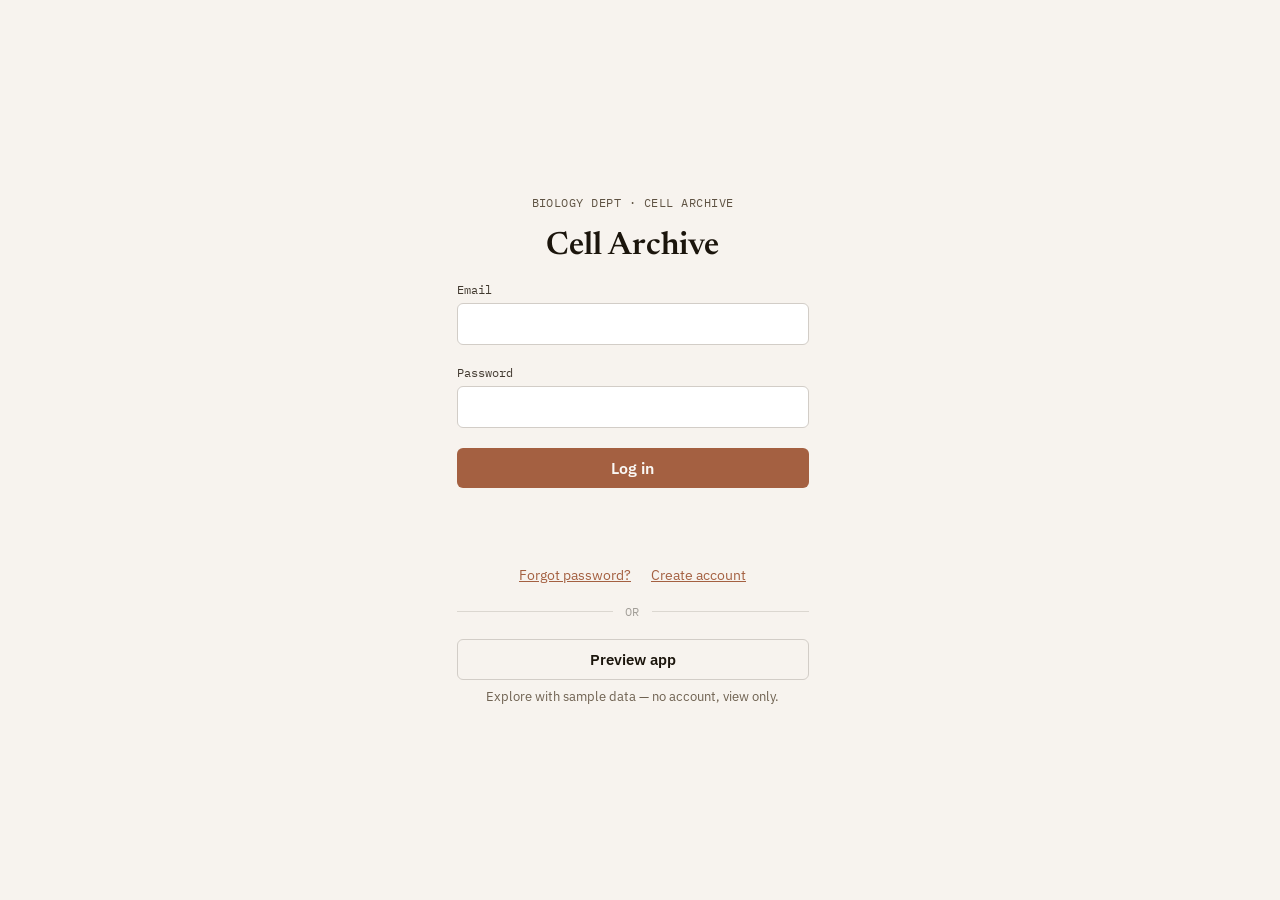
<file: index.html>
<!DOCTYPE html>
<html lang="en">
<head>
  <meta charset="UTF-8">
  <meta name="viewport" content="width=device-width, initial-scale=1.0">
  <title>Lipid Counter</title>
  <link rel="icon" type="image/png" href="assets/site_icon.png">
  <link rel="preconnect" href="https://fonts.googleapis.com">
  <link rel="preconnect" href="https://fonts.gstatic.com" crossorigin>
  <link href="https://fonts.googleapis.com/css2?family=IBM+Plex+Mono:wght@400;500&family=IBM+Plex+Sans:wght@400;500;600&family=Newsreader:ital,opsz,wght@0,6..72,400;0,6..72,600;1,6..72,400&display=swap" rel="stylesheet">
  <link rel="stylesheet" href="style.css">
</head>
<body>
  <div id="app"></div>
  <script src="app.js"></script>
</body>
</html>
</file>
<file: style.css>
/* Paper theme tokens */
:root {
  --font-body:    'IBM Plex Sans', sans-serif;
  --font-mono:    'IBM Plex Mono', monospace;
  --font-heading: 'Newsreader', serif;

  /* Categorical series palette (Graph screen) — fixed hue order, never
     cycled arbitrarily. Validated against this Paper background (~#f7f3ee);
     slots 2/3/7 (aqua/yellow/magenta) sit below 3:1 contrast on this
     surface, mitigated by the direct column labels and legend text rather
     than color alone. */
  --series-1: #2a78d6; /* blue */
  --series-2: #1baf7a; /* aqua */
  --series-3: #eda100; /* yellow */
  --series-4: #008300; /* green */
  --series-5: #4a3aa7; /* violet */
  --series-6: #e34948; /* red */
  --series-7: #e87ba4; /* magenta */
  --series-8: #eb6834; /* orange */

  /* Surfaces, borders, text, accent, and semantic-status tokens are each
     declared twice: a "-paper" literal (never overridden — the fixed light
     value) and an active token that defaults to it. [data-theme="sage"]
     below only reassigns the active token, computed from the *-paper*
     variable — never from itself, since a custom property can't reference
     its own value across a more-specific rule on the same element (that's
     a dependency cycle and resolves to nothing). */
  --surface-page-paper:         oklch(0.965 0.008 75);
  --surface-card-paper:         oklch(0.99  0.005 75);
  --surface-stripe-paper:       oklch(0.975 0.006 75);
  --surface-chip-paper:         oklch(0.96  0.008 75);
  --surface-tint-paper:         oklch(0.93  0.01  75);
  --surface-tint-2-paper:       oklch(0.9   0.01  75);
  --surface-header-paper:       oklch(0.94  0.01  75);
  --surface-header-hover-paper: oklch(0.9   0.015 75);
  --surface-input-paper:        oklch(1     0     0);

  --surface-page:         var(--surface-page-paper);
  --surface-card:         var(--surface-card-paper);
  --surface-stripe:       var(--surface-stripe-paper);
  --surface-chip:         var(--surface-chip-paper);
  --surface-tint:         var(--surface-tint-paper);
  --surface-tint-2:       var(--surface-tint-2-paper);
  --surface-header:       var(--surface-header-paper);
  --surface-header-hover: var(--surface-header-hover-paper);
  --surface-input:        var(--surface-input-paper);

  /* Borders */
  --border-default-paper:  oklch(0.88 0.01  75);
  --border-strong-paper:   oklch(0.85 0.01  75);
  --border-emphasis-paper: oklch(0.8  0.02  75);
  --border-faint-paper:    oklch(0.92 0.008 75);

  --border-default:  var(--border-default-paper);
  --border-strong:   var(--border-strong-paper);
  --border-emphasis: var(--border-emphasis-paper);
  --border-faint:    var(--border-faint-paper);

  /* Text */
  --text-primary-paper:      oklch(0.2  0.02 75);
  --icon-fill-paper:         oklch(0.3  0.02 75);
  --text-emphasis-paper:     oklch(0.3  0.03 75);
  --text-heading-fill-paper: oklch(0.25 0.02 75);
  --text-label-paper:        oklch(0.35 0.02 75);
  --text-body-paper:         oklch(0.4  0.03 75);
  --text-body-2-paper:       oklch(0.4  0.02 75);
  --text-muted-paper:        oklch(0.45 0.03 75);
  --text-secondary-paper:    oklch(0.5  0.03 75);
  --text-faint-paper:        oklch(0.7  0.01 75);
  --text-faint-2-paper:      oklch(0.7  0.03 75);

  --text-primary:      var(--text-primary-paper);
  --icon-fill:          var(--icon-fill-paper);
  --text-emphasis:      var(--text-emphasis-paper);
  --text-heading-fill:  var(--text-heading-fill-paper);
  --text-label:         var(--text-label-paper);
  --text-body:          var(--text-body-paper);
  --text-body-2:        var(--text-body-2-paper);
  --text-muted:         var(--text-muted-paper);
  --text-secondary:     var(--text-secondary-paper);
  --text-faint:         var(--text-faint-paper);
  --text-faint-2:       var(--text-faint-2-paper);

  /* Accent */
  --accent-paper:             oklch(0.56 0.10 45);
  --accent-tint-soft-paper:   oklch(0.93 0.02 45);
  --accent-tint-strong-paper: oklch(0.93 0.05 45);

  --accent:             var(--accent-paper);
  --accent-tint-soft:   var(--accent-tint-soft-paper);
  --accent-tint-strong: var(--accent-tint-strong-paper);

  /* About-screen citation/protocol links only — same hue as accent in
     Paper, but re-hued in Sage (see below) so links read as links rather
     than blending into the accent-colored headings around them. */
  --about-link: var(--accent-paper);

  /* Multiplies the alpha of every .home-bg-pattern dot/ring (see below) —
     bumped in the Sage override since the same alpha reads noticeably
     fainter against a dark page background than a light one. */
  --home-dot-alpha-mult: 1;

  /* Semantic status — hue is fixed across themes (danger stays red, success
     stays green); only lightness inverts for dark-surface contrast. */
  --danger-paper:         oklch(0.48 0.14 30);
  --danger-strong-paper:  oklch(0.5  0.16 30);
  --danger-light-paper:   oklch(0.65 0.16 30);
  --warn-text-paper:      oklch(0.5  0.12 40);
  --success-text-paper:   oklch(0.4  0.1  145);
  --success-text-2-paper: oklch(0.4  0.08 145);
  --success-tint-paper:   oklch(0.9  0.03 145);

  --danger:         var(--danger-paper);
  --danger-strong:  var(--danger-strong-paper);
  --danger-light:   var(--danger-light-paper);
  --warn-text:      var(--warn-text-paper);
  --success-text:   var(--success-text-paper);
  --success-text-2: var(--success-text-2-paper);
  --success-tint:   var(--success-tint-paper);

  --bg:     var(--surface-page);
}

/* Sage theme — a dark theme. Every active token above is re-derived from
   its own "-paper" literal via CSS relative-color syntax rather than
   hand-authored, so the two palettes can't drift out of sync:
   neutral/accent tokens invert lightness and re-hue to sage green (132);
   semantic status tokens invert lightness only, keeping their original
   hue, so danger/warn/success stay conceptually red/amber/green. */
:root[data-theme="sage"] {
  /* Surfaces and borders are deliberately NOT a plain 1-l invert here.
     A plain invert made --surface-page and --surface-card both land near
     0.03-0.07 lightness — indistinguishable near-blacks, so folder cards
     disappeared into the page. These get explicit lightness targets
     instead (still deriving hue/chroma from their own -paper value via
     `from`), forming a visible gray-scale ramp: page < stripe < card <
     header < chip < tint < tint-2 < border-default < border-strong <
     border-emphasis, so every surface and its border reads clearly. */
  --surface-page:         oklch(from var(--surface-page-paper) 0.38 c 132);
  --surface-card:         oklch(from var(--surface-card-paper) 0.48 c 132);
  --surface-stripe:       oklch(from var(--surface-stripe-paper) 0.42 c 132);
  --surface-chip:         oklch(from var(--surface-chip-paper) 0.54 c 132);
  --surface-tint:         oklch(from var(--surface-tint-paper) 0.56 c 132);
  --surface-tint-2:       oklch(from var(--surface-tint-2-paper) 0.6  c 132);
  --surface-header:       oklch(from var(--surface-header-paper) 0.52 c 132);
  --surface-header-hover: oklch(from var(--surface-header-hover-paper) 0.58 c 132);
  --surface-input:        oklch(from var(--surface-input-paper) 0.3  c 132);

  --border-default:  oklch(from var(--border-default-paper) 0.66 c 132);
  --border-strong:   oklch(from var(--border-strong-paper) 0.7  c 132);
  --border-emphasis: oklch(from var(--border-emphasis-paper) 0.76 c 132);
  --border-faint:    oklch(from var(--border-faint-paper) 0.5  c 132);

  /* Text also moved off the plain 1-l invert: with surfaces now sitting in
     the 0.3-0.76 band, symmetric inversion put --text-secondary (0.5) and
     --text-faint/-2 (0.3) right on top of or below those surfaces —
     invisible or near-invisible. Explicit targets keep every text token
     comfortably lighter than the surfaces it's actually rendered on. */
  --text-primary:      oklch(from var(--text-primary-paper) 0.95 c 132);
  --icon-fill:          oklch(from var(--icon-fill-paper) 0.85 c 132);
  --text-emphasis:      oklch(from var(--text-emphasis-paper) 0.85 c 132);
  --text-heading-fill:  oklch(from var(--text-heading-fill-paper) 0.9 c 132);
  --text-label:         oklch(from var(--text-label-paper) 0.8 c 132);
  --text-body:          oklch(from var(--text-body-paper) 0.78 c 132);
  --text-body-2:        oklch(from var(--text-body-2-paper) 0.76 c 132);
  --text-muted:         oklch(from var(--text-muted-paper) 0.72 c 132);
  --text-secondary:     oklch(from var(--text-secondary-paper) 0.68 c 132);
  --text-faint:         oklch(from var(--text-faint-paper) 0.62 c 132);
  --text-faint-2:       oklch(from var(--text-faint-2-paper) 0.62 c 132);

  --accent:             oklch(from var(--accent-paper) 0.64 c 132);
  --accent-tint-soft:   oklch(from var(--accent-tint-soft-paper) 0.5 c 132);
  --accent-tint-strong: oklch(from var(--accent-tint-strong-paper) 0.5 c 132);

  /* Distinct blue hue (230) instead of the sage-green accent hue, so
     About-screen links are visually distinguishable from accent-colored
     chrome in the dark theme. */
  --about-link: oklch(from var(--accent-paper) 0.72 c 230);

  --home-dot-alpha-mult: 1.8;

  --danger:         oklch(from var(--danger-paper) calc(1 - l) c h);
  --danger-strong:  oklch(from var(--danger-strong-paper) calc(1 - l) c h);
  --danger-light:   oklch(from var(--danger-light-paper) calc(1 - l) c h);
  --warn-text:      oklch(0.1 0 0);
  --success-text:   oklch(from var(--success-text-paper) calc(1 - l) c h);
  --success-text-2: oklch(from var(--success-text-2-paper) calc(1 - l) c h);
  --success-tint:   oklch(from var(--success-tint-paper) calc(1 - l) c h);
}

*, *::before, *::after {
  box-sizing: border-box;
  margin: 0;
  padding: 0;
}

html {
  scroll-behavior: smooth;
  /* Reserve the vertical scrollbar's width at all times, scrolling or not.
     Without this, taller detail-panel content (e.g. more counts on a cell)
     crosses the viewport height threshold and toggles the scrollbar on,
     which on non-overlay scrollbars (Windows Chrome/Edge) shrinks the
     available page width and reflows .folder-grid's auto-fill columns —
     making the cards visibly resize based on unrelated content height. */
  scrollbar-gutter: stable;
}

body {
  background: var(--bg);
  font-family: var(--font-body);
  color: var(--text-primary);
  min-height: 100dvh;
}

#app {
  min-height: 100dvh;
}

/* Login screen */
.login-screen {
  display: flex;
  align-items: center;
  justify-content: center;
  min-height: 100dvh;
  padding: 1.5rem;
}

.login-card {
  width: 100%;
  max-width: 22rem;
  display: flex;
  flex-direction: column;
  gap: 1.25rem;
}

.login-eyebrow {
  font-family: var(--font-mono);
  font-size: 0.75rem;
  letter-spacing: 0.04em;
  text-transform: uppercase;
  color: var(--text-muted);
  text-align: center;
}

.login-title {
  font-family: var(--font-heading);
  font-size: 2rem;
  font-weight: 600;
  text-align: center;
}

.login-field {
  display: flex;
  flex-direction: column;
  gap: 0.375rem;
}

.login-field label {
  font-family: var(--font-mono);
  font-size: 0.75rem;
  color: var(--text-label);
}

.login-field input {
  font-family: var(--font-body);
  font-size: 1rem;
  padding: 0.625rem 0.75rem;
  border: 1px solid var(--border-strong);
  border-radius: 0.375rem;
  background: var(--surface-input);
  color: inherit;
}

.login-field input:focus {
  outline: 2px solid var(--accent);
  outline-offset: 1px;
}

.login-submit {
  font-family: var(--font-body);
  font-size: 1rem;
  font-weight: 600;
  padding: 0.625rem 0.75rem;
  border: none;
  border-radius: 0.375rem;
  background: var(--accent);
  color: oklch(0.98 0.005 75);
  cursor: pointer;
}

.login-submit:hover {
  filter: brightness(1.05);
}

.login-error {
  font-family: var(--font-body);
  font-size: 0.875rem;
  color: var(--danger-strong);
  text-align: center;
  min-height: 1.25em;
}

.login-message {
  font-family: var(--font-body);
  font-size: 0.875rem;
  color: var(--success-text);
  text-align: center;
}

.login-links {
  display: flex;
  justify-content: center;
  gap: 1.25rem;
}

.login-link {
  font-family: var(--font-body);
  font-size: 0.875rem;
  background: none;
  border: none;
  padding: 0;
  color: var(--accent);
  text-decoration: underline;
  cursor: pointer;
}

.login-link:hover {
  filter: brightness(1.15);
}

.login-divider {
  display: flex;
  align-items: center;
  gap: 0.75rem;
  color: var(--text-faint);
  font-family: var(--font-mono);
  font-size: 0.75rem;
  text-transform: uppercase;
  letter-spacing: 0.04em;
}

.login-divider::before,
.login-divider::after {
  content: '';
  flex: 1;
  height: 1px;
  background: var(--border-default);
}

.login-preview-btn {
  font-family: var(--font-body);
  font-size: 0.9375rem;
  font-weight: 600;
  padding: 0.625rem 0.75rem;
  border: 1px solid var(--border-strong);
  border-radius: 0.375rem;
  background: none;
  color: inherit;
  cursor: pointer;
}

.login-preview-btn:hover {
  background: var(--surface-tint);
}

.login-preview-hint {
  font-family: var(--font-body);
  font-size: 0.8125rem;
  color: var(--text-secondary);
  text-align: center;
  margin-top: -0.75rem;
}

/* Home landing screen (see renderHome) — no topbar, just the account menu
   floating in the corner where it would otherwise sit. */
.home-shell {
  position: relative;
}

.home-profile-corner {
  position: absolute;
  top: 0.75rem;
  right: 1.25rem;
  z-index: 10;
}

/* Decorative droplet-scatter behind the Home content — small filled dots
   plus a few larger hollow rings, evoking lipid droplets under a
   microscope. Purely visual: no pointer events, faint enough not to
   compete with the title/boxes on top. Uses the same oklch(from ...)
   relative-color syntax as the Sage theme derivation. Each dot's alpha is
   `calc()`d against --home-dot-alpha-mult (defined per-theme above) rather
   than a fixed number, since the same raw alpha reads visibly fainter
   against Sage's dark page background than Paper's light one. */
.home-bg-pattern {
  position: absolute;
  inset: 0;
  z-index: 0;
  pointer-events: none;
  background-image:
    radial-gradient(circle at 10% 18%, oklch(from var(--accent) l c h / calc(0.16 * var(--home-dot-alpha-mult))) 0%, oklch(from var(--accent) l c h / calc(0.16 * var(--home-dot-alpha-mult))) 1.1%, transparent 1.2%),
    radial-gradient(circle at 22% 62%, oklch(from var(--accent) l c h / calc(0.12 * var(--home-dot-alpha-mult))) 0%, oklch(from var(--accent) l c h / calc(0.12 * var(--home-dot-alpha-mult))) 0.7%, transparent 0.8%),
    radial-gradient(circle at 16% 40%, transparent 0%, transparent 3.6%, oklch(from var(--accent) l c h / calc(0.14 * var(--home-dot-alpha-mult))) 3.7%, oklch(from var(--accent) l c h / calc(0.14 * var(--home-dot-alpha-mult))) 3.9%, transparent 4%),
    radial-gradient(circle at 8% 82%, oklch(from var(--accent) l c h / calc(0.14 * var(--home-dot-alpha-mult))) 0%, oklch(from var(--accent) l c h / calc(0.14 * var(--home-dot-alpha-mult))) 0.9%, transparent 1%),
    radial-gradient(circle at 88% 14%, oklch(from var(--accent) l c h / calc(0.13 * var(--home-dot-alpha-mult))) 0%, oklch(from var(--accent) l c h / calc(0.13 * var(--home-dot-alpha-mult))) 1%, transparent 1.1%),
    radial-gradient(circle at 92% 46%, transparent 0%, transparent 2.8%, oklch(from var(--accent) l c h / calc(0.15 * var(--home-dot-alpha-mult))) 2.9%, oklch(from var(--accent) l c h / calc(0.15 * var(--home-dot-alpha-mult))) 3.1%, transparent 3.2%),
    radial-gradient(circle at 80% 70%, oklch(from var(--accent) l c h / calc(0.11 * var(--home-dot-alpha-mult))) 0%, oklch(from var(--accent) l c h / calc(0.11 * var(--home-dot-alpha-mult))) 0.6%, transparent 0.7%),
    radial-gradient(circle at 90% 86%, oklch(from var(--accent) l c h / calc(0.14 * var(--home-dot-alpha-mult))) 0%, oklch(from var(--accent) l c h / calc(0.14 * var(--home-dot-alpha-mult))) 1%, transparent 1.1%),
    radial-gradient(circle at 50% 12%, oklch(from var(--accent) l c h / calc(0.1 * var(--home-dot-alpha-mult))) 0%, oklch(from var(--accent) l c h / calc(0.1 * var(--home-dot-alpha-mult))) 0.6%, transparent 0.7%),
    radial-gradient(circle at 40% 88%, transparent 0%, transparent 2.2%, oklch(from var(--accent) l c h / calc(0.13 * var(--home-dot-alpha-mult))) 2.3%, oklch(from var(--accent) l c h / calc(0.13 * var(--home-dot-alpha-mult))) 2.5%, transparent 2.6%),
    radial-gradient(circle at 60% 92%, oklch(from var(--accent) l c h / calc(0.12 * var(--home-dot-alpha-mult))) 0%, oklch(from var(--accent) l c h / calc(0.12 * var(--home-dot-alpha-mult))) 0.8%, transparent 0.9%),
    radial-gradient(circle at 30% 8%, oklch(from var(--accent) l c h / calc(0.1 * var(--home-dot-alpha-mult))) 0%, oklch(from var(--accent) l c h / calc(0.1 * var(--home-dot-alpha-mult))) 0.5%, transparent 0.6%);
}

.home-content {
  position: relative;
  z-index: 1;
  display: flex;
  flex-direction: column;
  align-items: center;
  flex: 1;
  padding: 2.5rem 1.25rem;
  text-align: center;
}

.home-title-wrap {
  flex: 1;
  display: flex;
  align-items: center;
  justify-content: center;
  width: 100%;
}

.home-title {
  font-family: var(--font-heading);
  font-size: 4.5rem;
  font-weight: 600;
  margin: 0;
}

.home-boxes-wrap {
  flex: 1;
  display: flex;
  align-items: center;
  justify-content: center;
  width: 100%;
}

.home-boxes {
  display: flex;
  flex-wrap: wrap;
  justify-content: center;
  gap: 1.5rem;
  width: 100%;
  max-width: 60rem;
}

.home-box {
  position: relative;
  flex: 1 1 16rem;
  max-width: 20rem;
  display: flex;
  flex-direction: column;
  align-items: center;
  gap: 0.75rem;
  padding: 2.75rem 1.75rem;
  border: none;
  border-radius: 0.75rem;
  background: var(--accent);
  color: oklch(0.98 0.005 75);
  cursor: pointer;
  transition: transform 0.12s ease, box-shadow 0.12s ease, filter 0.12s ease;
}

.home-box-icon {
  position: absolute;
  top: 0.9rem;
  right: 0.9rem;
  width: 1.75rem;
  height: 1.75rem;
  /* Source PNGs are black-on-transparent; force white to match the
     button's light text on the accent background. */
  filter: brightness(0) invert(1);
  opacity: 0.85;
}

.home-box:hover {
  transform: scale(1.08);
  filter: brightness(1.05);
  box-shadow: 0 8px 20px oklch(0.2 0.02 75 / 0.22);
}

.home-box-title {
  font-family: var(--font-heading);
  font-size: 1.375rem;
  font-weight: 600;
}

.home-box-desc {
  font-family: var(--font-body);
  font-size: 0.875rem;
  color: oklch(0.98 0.005 75 / 0.85);
}

/* ---- Authenticated shell ---- */
.shell {
  display: flex;
  flex-direction: column;
  min-height: 100dvh;
}

.shell-sticky-header .shell-header-group {
  position: sticky;
  top: 0;
  z-index: 15;
}

.shell-sticky-header .subheader {
  background: var(--surface-page);
}

/* Top bar */
.topbar {
  display: flex;
  align-items: center;
  justify-content: space-between;
  gap: 1rem;
  padding: 0.75rem 1.25rem;
  border-bottom: 1px solid var(--border-default);
  background: var(--surface-card);
}

.topbar-left {
  display: flex;
  align-items: center;
  gap: 0.75rem;
}

.topbar-right {
  display: flex;
  align-items: center;
  gap: 0.625rem;
}

.topbar-title {
  font-family: var(--font-heading);
  font-size: 1.25rem;
  font-weight: 600;
}

.badge {
  font-family: var(--font-mono);
  font-size: 0.625rem;
  letter-spacing: 0.06em;
  text-transform: uppercase;
  padding: 0.15rem 0.4rem;
  border: 1px solid var(--accent);
  border-radius: 0.25rem;
  color: var(--accent);
}

.badge-preview {
  border-color: var(--text-secondary);
  color: var(--text-secondary);
}

.preview-toast {
  position: fixed;
  left: 50%;
  bottom: 1.5rem;
  transform: translate(-50%, 0.5rem);
  background: var(--text-primary);
  color: var(--surface-card);
  font-family: var(--font-body);
  font-size: 0.875rem;
  padding: 0.625rem 1rem;
  border-radius: 0.375rem;
  box-shadow: 0 8px 24px oklch(0.2 0.02 75 / 0.25);
  opacity: 0;
  pointer-events: none;
  transition: opacity 0.15s ease, transform 0.15s ease;
  z-index: 100;
}

.preview-toast.visible {
  opacity: 1;
  transform: translate(-50%, 0);
}

.home-btn {
  display: flex;
  align-items: center;
  justify-content: center;
  width: 2rem;
  height: 2rem;
  padding: 0.375rem;
  background: none;
  border: none;
  cursor: pointer;
  border-radius: 0.25rem;
  color: var(--icon-fill);
}

.home-btn:hover {
  background: var(--surface-tint);
}

.profile-menu {
  position: relative;
}

.profile-btn {
  display: flex;
  align-items: center;
  justify-content: center;
  width: 2rem;
  height: 2rem;
  padding: 0;
  border: none;
  border-radius: 50%;
  background: none;
  cursor: pointer;
}

.profile-avatar {
  width: 2rem;
  height: 2rem;
  border-radius: 50%;
  display: block;
}

.profile-dropdown {
  display: none;
  flex-direction: column;
  position: absolute;
  top: 100%;
  right: 0;
  margin-top: 0.5rem;
  min-width: 9rem;
  background: var(--surface-card);
  border: 1px solid var(--border-strong);
  border-radius: 0.5rem;
  box-shadow: 0 4px 16px oklch(0.2 0.02 75 / 0.15);
  overflow: hidden;
  z-index: 10;
}

.profile-dropdown.open {
  display: flex;
}

.profile-dropdown-user {
  font-family: var(--font-mono);
  font-size: 0.75rem;
  color: var(--text-secondary);
  padding: 0.5rem 0.875rem;
  border-bottom: 1px solid var(--border-default);
  white-space: nowrap;
}

.profile-dropdown-item {
  font-family: var(--font-body);
  font-size: 0.875rem;
  text-align: left;
  padding: 0.5rem 0.875rem;
  background: none;
  border: none;
  cursor: pointer;
  color: var(--accent);
}

.profile-dropdown-item:hover {
  background: var(--surface-tint);
}

/* Subheader */
.subheader {
  display: flex;
  align-items: center;
  justify-content: space-between;
  gap: 1rem;
  padding: 0.75rem 1.25rem;
  border-bottom: 1px solid var(--surface-tint-2);
}

.subheader-left {
  display: flex;
  align-items: center;
  gap: 0.75rem;
  min-width: 0;
}

.back-btn {
  display: flex;
  align-items: center;
  justify-content: center;
  width: 1.75rem;
  height: 1.75rem;
  font-size: 1rem;
  background: none;
  border: 1px solid var(--border-strong);
  border-radius: 0.375rem;
  cursor: pointer;
  color: inherit;
}

.back-btn:hover {
  background: var(--surface-tint);
}

.breadcrumb {
  display: flex;
  align-items: center;
  gap: 0.5rem;
  font-family: var(--font-mono);
  font-size: 0.8125rem;
  min-width: 0;
  overflow: hidden;
}

.crumb {
  background: none;
  border: none;
  padding: 0;
  font: inherit;
  color: var(--text-muted);
  cursor: pointer;
  white-space: nowrap;
}

.crumb[data-target]:hover {
  color: var(--accent);
  text-decoration: underline;
}

.crumb-current {
  color: var(--text-primary);
}

.crumb-sep {
  color: var(--text-faint);
}

.primary-action {
  font-family: var(--font-body);
  font-size: 0.875rem;
  font-weight: 600;
  padding: 0.5rem 0.875rem;
  border: none;
  border-radius: 0.375rem;
  background: var(--accent);
  color: oklch(0.98 0.005 75);
  cursor: pointer;
  white-space: nowrap;
}

.primary-action:hover {
  filter: brightness(1.05);
}

.primary-action:disabled {
  opacity: 0.5;
  cursor: not-allowed;
  filter: none;
}

/* Content region */
.content {
  flex: 1;
  padding: 1.5rem 1.25rem;
}

.stub-title {
  font-family: var(--font-heading);
  font-size: 1.5rem;
  font-weight: 600;
  margin-bottom: 0.375rem;
}

.stub-note {
  color: var(--text-muted);
  font-size: 0.9375rem;
}

/* Help screen — wiki-style layout: sticky TOC + search sidebar, flowing
   article of anchored sections. */
.wiki-layout {
  display: flex;
  align-items: flex-start;
  gap: 2rem;
  max-width: 60rem;
  margin: 0 auto;
}

.wiki-sidebar {
  width: 14rem;
  flex-shrink: 0;
  position: sticky;
  top: 8.5rem; /* clears the sticky top bar + subheader (see .shell-sticky-header) */
  display: flex;
  flex-direction: column;
  gap: 1rem;
}

.wiki-search-input {
  font-family: var(--font-body);
  font-size: 0.875rem;
  padding: 0.5rem 0.75rem;
  border: 1px solid var(--border-strong);
  border-radius: 0.375rem;
  background: var(--surface-input);
  color: inherit;
  width: 100%;
}

.wiki-search-input:focus {
  outline: 2px solid var(--accent);
  outline-offset: 1px;
}

.wiki-toc-title {
  font-family: var(--font-mono);
  font-size: 0.6875rem;
  font-weight: 600;
  text-transform: uppercase;
  letter-spacing: 0.04em;
  color: var(--text-secondary);
  margin-bottom: 0.5rem;
}

.wiki-toc-list {
  list-style: none;
  display: flex;
  flex-direction: column;
  gap: 0.125rem;
  border-left: 2px solid var(--border-default);
}

.wiki-toc-link {
  display: block;
  font-size: 0.8125rem;
  padding: 0.3rem 0 0.3rem 0.75rem;
  margin-left: -2px;
  border-left: 2px solid transparent;
  color: var(--text-body);
}

.wiki-toc-link:hover {
  color: var(--accent);
  border-left-color: var(--accent);
}

.wiki-article {
  flex: 1;
  min-width: 0;
  display: flex;
  flex-direction: column;
  gap: 1.5rem;
}

.wiki-section {
  scroll-margin-top: 7.5rem; /* clears the sticky top bar + subheader when jumped to via the TOC */
  padding-top: 1.5rem;
  border-top: 1px solid var(--border-default);
}

.wiki-section.wiki-section-first-visible {
  padding-top: 0;
  border-top: none;
}

.wiki-section-title {
  font-family: var(--font-heading);
  font-size: 1.125rem;
  font-weight: 600;
  margin-bottom: 0.5rem;
}

.wiki-section-body {
  font-size: 0.9375rem;
  line-height: 1.6;
  color: var(--text-body);
}

.wiki-no-results {
  font-size: 0.875rem;
  color: var(--text-secondary);
  text-align: center;
  padding: 2rem 0;
}

/* About screen */
.about-panel {
  max-width: 40rem;
  margin: 0 auto;
  background: var(--surface-card);
  border: 1px solid var(--border-default);
  border-radius: 0.5rem;
  padding: 1.5rem;
  display: flex;
  flex-direction: column;
  gap: 1.25rem;
}

.about-section-title {
  font-family: var(--font-mono);
  font-size: 0.75rem;
  font-weight: 600;
  text-transform: uppercase;
  letter-spacing: 0.04em;
  color: var(--accent);
  margin-bottom: 0.375rem;
}

.about-section-body {
  font-size: 0.9375rem;
  line-height: 1.6;
  color: var(--text-emphasis);
}

.about-links {
  list-style: none;
  display: flex;
  flex-direction: column;
  gap: 0.375rem;
}

.about-link,
.about-link:visited {
  font-size: 0.9375rem;
  color: var(--about-link);
}

.about-footer-row {
  display: flex;
  gap: 0.875rem;
}

.about-mini-box {
  flex: 1;
  min-width: 0;
  background: var(--surface-chip);
  border: 1px solid var(--border-default);
  border-radius: 0.5rem;
  padding: 0.875rem 1rem;
}

.about-mini-title {
  font-family: var(--font-mono);
  font-size: 0.6875rem;
  font-weight: 600;
  text-transform: uppercase;
  letter-spacing: 0.04em;
  color: var(--text-secondary);
  margin-bottom: 0.375rem;
}

.about-mini-list {
  list-style: none;
  display: flex;
  flex-direction: column;
  gap: 0.25rem;
  font-size: 0.8125rem;
  color: var(--text-emphasis);
}

.about-mini-list a {
  color: var(--about-link);
}

.about-mini-list a:visited {
  color: var(--about-link);
}

/* Settings screen */
.settings-panel {
  max-width: 40rem;
  margin: 0 auto;
  display: flex;
  flex-direction: column;
  gap: 1.25rem;
}

.settings-section {
  background: var(--surface-card);
  border: 1px solid var(--border-default);
  border-radius: 0.5rem;
  padding: 1.25rem 1.5rem;
}

.settings-section-title {
  font-family: var(--font-mono);
  font-size: 0.75rem;
  font-weight: 600;
  text-transform: uppercase;
  letter-spacing: 0.04em;
  color: var(--accent);
  margin-bottom: 0.875rem;
}

.settings-theme-options {
  display: flex;
  gap: 0.75rem;
}

.settings-theme-btn {
  display: flex;
  align-items: center;
  gap: 0.5rem;
  font-family: var(--font-body);
  font-size: 0.875rem;
  padding: 0.5rem 0.875rem;
  background: var(--surface-input);
  border: 1px solid var(--border-strong);
  border-radius: 0.375rem;
  color: var(--text-body);
  cursor: pointer;
}

.settings-theme-btn:hover {
  background: var(--surface-tint);
}

.settings-theme-btn.active {
  border-color: var(--accent);
  color: var(--accent);
  box-shadow: 0 0 0 1px var(--accent);
}

.settings-theme-swatch {
  width: 1rem;
  height: 1rem;
  border-radius: 50%;
  border: 1px solid var(--border-strong);
}

.settings-theme-swatch-light {
  background: oklch(0.965 0.008 75);
}

.settings-theme-swatch-dark {
  background: oklch(0.38 0.02 132);
}

.settings-avatar-grid {
  display: flex;
  flex-wrap: wrap;
  gap: 0.875rem;
}

.settings-avatar-btn {
  width: 3.5rem;
  height: 3.5rem;
  padding: 0;
  border-radius: 50%;
  border: 2px solid transparent;
  background: none;
  cursor: pointer;
  overflow: hidden;
}

.settings-avatar-btn:hover {
  border-color: var(--border-strong);
}

.settings-avatar-btn.active {
  border-color: var(--accent);
}

.settings-avatar-img {
  width: 100%;
  height: 100%;
  object-fit: cover;
  display: block;
}

/* Bottom bar (Graph / Raw data — shown while inside a project). Buttons
   match .primary-action's accent styling; gap + padding keep them apart
   from each other and off the edge of the screen. Sticky (not static) so
   it stays on screen at the bottom of the viewport even when the page
   above it needs to scroll, rather than requiring a scroll to reach it. */
.bottom-bar {
  position: sticky;
  bottom: 0;
  z-index: 5;
  display: flex;
  gap: 0.75rem;
  padding: 1rem 1.5rem;
  border-top: 1px solid var(--border-default);
  background: var(--surface-card);
}

.bottom-bar-btn {
  flex: 1;
  text-align: center;
  font-family: var(--font-body);
  font-size: 1rem;
  font-weight: 600;
  padding: 0.75rem 1rem;
  border: none;
  border-radius: 0.375rem;
  background: var(--accent);
  color: oklch(0.98 0.005 75);
  cursor: pointer;
}

.bottom-bar-btn:hover {
  filter: brightness(1.05);
}

.bottom-bar-btn.active {
  box-shadow: inset 0 0 0 2px oklch(0.98 0.005 75 / 0.6);
}

/* ---- Shared folder grid + detail panel layout (Experiments, Conditions, Cells) ---- */
.folder-layout {
  display: flex;
  gap: 1.5rem;
  align-items: flex-start;
}

.folder-grid {
  flex: 1;
  display: grid;
  grid-template-columns: repeat(auto-fill, minmax(175px, 1fr));
  gap: 1rem;
}

.folder-card {
  position: relative;
  background: var(--surface-card);
  border: 1px solid var(--border-default);
  border-radius: 0 0.5rem 0.5rem 0.5rem;
  padding: 0.875rem;
  padding-top: 1.125rem;
  cursor: pointer;
  transition: box-shadow 0.12s ease, border-color 0.12s ease;
}

.folder-card::before {
  content: '';
  position: absolute;
  top: -1px;
  left: -1px;
  width: 2.5rem;
  height: 0.4rem;
  background: var(--border-default);
  border-radius: 0.25rem 0.25rem 0 0;
  transition: background 0.12s ease;
}

.folder-card:hover {
  box-shadow: 0 2px 8px oklch(0.2 0.02 75 / 0.1);
  border-color: var(--border-emphasis);
}

.folder-card.selected {
  border-color: var(--accent);
  box-shadow: 0 0 0 1px var(--accent);
}

.folder-card.selected::before {
  background: var(--accent);
}

.folder-name {
  font-family: var(--font-heading);
  font-size: 1rem;
  font-weight: 600;
  line-height: 1.3;
  margin-bottom: 0.625rem;
  padding-right: 1.75rem;
}

.folder-meta {
  display: flex;
  flex-direction: column;
  gap: 0.2rem;
}

.folder-meta-item {
  font-family: var(--font-mono);
  font-size: 0.6875rem;
  color: var(--text-secondary);
}

.folder-meta-code {
  letter-spacing: 0.03em;
  color: var(--text-label);
}

/* Detail panel */
.detail-panel {
  width: 260px;
  min-width: 0;
  flex-shrink: 0;
  background: var(--surface-card);
  border: 1px solid var(--border-default);
  border-radius: 0.5rem;
  padding: 1.25rem;
  display: none;
  position: sticky;
  top: 1.5rem;
}

.detail-panel.visible {
  display: block;
}

.detail-empty {
  color: var(--text-label);
  font-style: italic;
}

.detail-name {
  font-family: var(--font-heading);
  font-size: 1.125rem;
  font-weight: 600;
  margin-bottom: 1rem;
  line-height: 1.3;
}

.detail-thumbnail {
  width: 100%;
  height: 100px;
  border-radius: 0.375rem;
  overflow: hidden;
  margin-bottom: 1rem;
}

.detail-thumb-img {
  width: 100%;
  height: 100%;
  object-fit: cover;
  display: block;
}

.detail-row {
  display: flex;
  flex-direction: column;
  gap: 0.125rem;
  margin-bottom: 0.75rem;
}

.detail-row-split {
  display: flex;
  gap: 1rem;
  margin-bottom: 0.75rem;
}

.detail-row-split .detail-row {
  flex: 1;
  margin-bottom: 0;
  min-width: 0;
}

.detail-label {
  font-family: var(--font-mono);
  font-size: 0.6875rem;
  text-transform: uppercase;
  letter-spacing: 0.05em;
  color: var(--text-secondary);
}

.detail-value {
  font-size: 0.9375rem;
}

.detail-submeta {
  font-family: var(--font-mono);
  font-size: 0.6875rem;
  color: var(--text-secondary);
  margin-top: 0.25rem;
}

.detail-notes {
  font-size: 0.875rem;
  color: var(--text-label);
  line-height: 1.5;
  white-space: pre-wrap;
}

.detail-open-btn {
  margin-top: 1rem;
  width: 100%;
  font-family: var(--font-body);
  font-size: 0.875rem;
  font-weight: 600;
  padding: 0.5rem 0.875rem;
  border: none;
  border-radius: 0.375rem;
  background: var(--accent);
  color: oklch(0.98 0.005 75);
  cursor: pointer;
}

.detail-open-btn:hover {
  filter: brightness(1.05);
}

.detail-code {
  display: flex;
  align-items: center;
  gap: 0.625rem;
  font-family: var(--font-mono);
  letter-spacing: 0.03em;
}

.detail-copy-btn {
  font-family: var(--font-body);
  font-size: 0.8125rem;
  background: none;
  border: none;
  padding: 0;
  color: var(--accent);
  text-decoration: underline;
  cursor: pointer;
}

.detail-copy-btn:hover {
  filter: brightness(1.15);
}

.detail-list {
  list-style: none;
  margin: 0;
  padding: 0;
  display: flex;
  flex-direction: column;
  gap: 0.3rem;
}

.detail-list-item {
  font-size: 0.8125rem;
  color: var(--text-label);
  overflow-wrap: anywhere;
}

/* ---- Projects screen ---- */
/* Sidebar is widened to half the layout so the experiment/member lists it
   now carries have room, instead of the narrow fixed-width panel the other
   folder layers use. */
.detail-panel--half {
  width: 50%;
}

/* Projects sit a level above experiments/conditions/cells, so their cards
   drop the folder-tab notch for a full-width color bar instead — doubling
   as the project color-tag swatch — plus fully rounded corners, to read as
   a visually distinct top tier rather than another folder layer. */
.folder-card--project {
  border-radius: 0.5rem;
  padding-top: 1.5rem;
  padding-bottom: 1.1rem;
}

.folder-card--project::before {
  top: 0;
  left: 0;
  width: 100%;
  height: 0.55rem;
  border-radius: 0.5rem 0.5rem 0 0;
  background: var(--project-color, var(--border-default));
}

.folder-card--project.selected::before {
  background: var(--project-color, var(--accent));
}

.project-color-btn {
  position: absolute;
  top: 0.95rem;
  right: 0.75rem;
  width: 1.05rem;
  height: 1.05rem;
  border-radius: 50%;
  border: 1.5px solid var(--border-emphasis);
  background: var(--swatch-color, transparent);
  padding: 0;
  cursor: pointer;
}

.project-color-btn:hover {
  border-color: var(--accent);
}

.color-picker-popover {
  position: absolute;
  top: 2.3rem;
  right: 0.75rem;
  z-index: 5;
  display: grid;
  grid-template-columns: repeat(4, 1fr);
  gap: 0.375rem;
  padding: 0.5rem;
  background: var(--surface-card);
  border: 1px solid var(--border-default);
  border-radius: 0.5rem;
  box-shadow: 0 4px 16px oklch(0.2 0.02 75 / 0.18);
}

.color-swatch-btn {
  width: 1.25rem;
  height: 1.25rem;
  border-radius: 50%;
  border: 1.5px solid var(--border-default);
  background: var(--swatch-color, var(--surface-card));
  padding: 0;
  cursor: pointer;
}

.color-swatch-btn--none {
  background: linear-gradient(
    to top right,
    transparent calc(50% - 1px),
    var(--danger) calc(50% - 1px),
    var(--danger) calc(50% + 1px),
    transparent calc(50% + 1px)
  );
}

.color-swatch-btn.active {
  box-shadow: 0 0 0 2px var(--accent);
}

.color-swatch-btn:hover {
  filter: brightness(1.08);
}

/* Feedback states */
.loading-state,
.error-state,
.empty-state {
  padding: 3rem 1rem;
  text-align: center;
  font-size: 0.9375rem;
  color: var(--text-secondary);
}

.error-state {
  color: var(--danger);
}

/* ---- Cells screen ---- */
.folder-grid--compact {
  grid-template-columns: repeat(auto-fill, minmax(130px, 1fr));
  gap: 0.75rem;
}

.folder-card--compact {
  padding: 0.75rem;
  padding-top: 1rem;
}

.folder-card--compact .folder-name {
  font-size: 0.9375rem;
  margin-bottom: 0.5rem;
}

.detail-panel--medium {
  width: 360px;
  display: block;
  padding: 1.5rem;
}

.detail-panel--large {
  width: 480px;
  display: block;
  padding: 1.75rem;
}

.detail-panel--large .detail-thumbnail {
  height: 170px;
  background: oklch(0.18 0.01 145);
  display: flex;
  align-items: center;
  justify-content: center;
}

.detail-panel--large .detail-thumb-img {
  width: 100%;
  height: 100%;
  object-fit: contain;
}

.detail-panel--large .cell-thumb-svg {
  width: 100%;
  height: 100%;
}

.cell-thumb-svg {
  width: 100%;
  height: 100%;
  display: block;
}

.cell-thumb-bg {
  fill: oklch(0.18 0.01 145);
}

.cell-thumb-droplet {
  fill: oklch(0.78 0.19 145);
}

.status-tag {
  display: inline-block;
  font-family: var(--font-mono);
  font-size: 0.6875rem;
  padding: 0.125rem 0.5rem;
  border-radius: 999px;
  text-transform: uppercase;
  letter-spacing: 0.03em;
}

.status-tag-needs {
  background: oklch(from var(--accent-tint-strong) l c h / 0.5);
  color: var(--warn-text);
}

.status-tag-counted {
  background: oklch(from var(--success-tint) l c h / 0.5);
  color: var(--success-text-2);
}

.detail-average {
  font-family: var(--font-heading);
  font-size: 2rem;
  font-weight: 600;
  color: var(--accent);
}

.count-list {
  list-style: none;
  margin: 0.375rem 0 0;
  padding: 0;
  display: flex;
  flex-direction: column;
  gap: 0.375rem;
}

.count-list-item {
  display: flex;
  align-items: center;
  justify-content: space-between;
  font-size: 0.9375rem;
  padding: 0.25rem 0.5rem;
  background: var(--surface-chip);
  border-radius: 0.375rem;
}

.count-meta {
  display: flex;
  align-items: baseline;
  gap: 0.5rem;
  min-width: 0;
}

.count-rater {
  font-family: var(--font-mono);
  font-size: 0.75rem;
  color: var(--text-secondary);
  overflow: hidden;
  text-overflow: ellipsis;
  white-space: nowrap;
}

.count-actions {
  display: flex;
  align-items: center;
  gap: 0.25rem;
}

.count-delete-btn {
  border: none;
  background: none;
  color: var(--text-secondary);
  font-size: 1rem;
  line-height: 1;
  cursor: pointer;
  padding: 0.125rem 0.375rem;
}

.count-delete-btn:hover {
  color: var(--danger);
}

.count-edit-btn {
  border: none;
  background: none;
  font-family: var(--font-body);
  font-size: 0.8125rem;
  color: var(--accent);
  text-decoration: underline;
  cursor: pointer;
  padding: 0.125rem 0.375rem;
}

.count-edit-btn:hover {
  filter: brightness(1.15);
}

.count-confirm-label {
  font-size: 0.8125rem;
  color: var(--danger);
}

.count-confirm-actions {
  display: flex;
  gap: 0.375rem;
}

.count-confirm-btn,
.count-cancel-btn {
  font-family: var(--font-body);
  font-size: 0.75rem;
  font-weight: 600;
  padding: 0.25rem 0.5rem;
  border-radius: 0.25rem;
  cursor: pointer;
}

.count-confirm-btn {
  border: none;
  background: var(--danger);
  color: oklch(0.98 0.005 75);
}

.count-confirm-btn:hover {
  filter: brightness(1.1);
}

.count-cancel-btn {
  border: 1px solid var(--border-emphasis);
  background: none;
  color: var(--text-body-2);
}

.count-cancel-btn:hover {
  background: var(--surface-tint);
}

.count-cta-btn {
  margin-top: 1rem;
  width: 100%;
  font-family: var(--font-body);
  font-size: 0.875rem;
  font-weight: 600;
  padding: 0.5rem 0.875rem;
  border: none;
  border-radius: 0.375rem;
  background: var(--accent);
  color: oklch(0.98 0.005 75);
  cursor: pointer;
}

.count-cta-btn:hover {
  filter: brightness(1.05);
}

.count-viewall-btn {
  margin-top: 0.5rem;
  width: 100%;
  font-family: var(--font-body);
  font-size: 0.875rem;
  font-weight: 600;
  padding: 0.5rem 0.875rem;
  border: 1px solid var(--accent);
  border-radius: 0.375rem;
  background: none;
  color: var(--accent);
  cursor: pointer;
}

.count-viewall-btn:hover {
  background: var(--surface-tint);
}

.auto-count-run {
  display: flex;
  flex-direction: column;
  gap: 0.375rem;
  margin-top: 0.375rem;
}

.auto-count-run-btn {
  width: 100%;
  font-family: var(--font-body);
  font-size: 0.8125rem;
  font-weight: 600;
  padding: 0.4375rem 0.75rem;
  border: 1px solid var(--accent);
  border-radius: 0.375rem;
  background: none;
  color: var(--accent);
  cursor: pointer;
}

.auto-count-run-btn:hover {
  background: var(--surface-tint);
}

.auto-count-run-btn:disabled {
  opacity: 0.6;
  cursor: default;
}

/* ---- Modal ---- */
.modal-backdrop {
  position: fixed;
  inset: 0;
  background: oklch(0.2 0.02 75 / 0.4);
  display: flex;
  align-items: center;
  justify-content: center;
  z-index: 20;
  padding: 1rem;
}

.modal {
  background: var(--surface-card);
  border-radius: 0.5rem;
  width: 100%;
  max-width: 26rem;
  box-shadow: 0 8px 32px oklch(0.2 0.02 75 / 0.2);
}

.modal-header {
  font-family: var(--font-heading);
  font-size: 1.125rem;
  font-weight: 600;
  padding: 1.25rem 1.25rem 0;
}

.modal-tabs {
  display: flex;
  gap: 0.5rem;
  margin: 1rem 1.25rem 0;
  border-bottom: 1px solid var(--border-default);
}

.modal-tab {
  font-family: var(--font-body);
  font-size: 0.875rem;
  font-weight: 600;
  padding: 0.5rem 0.25rem;
  background: none;
  border: none;
  border-bottom: 2px solid transparent;
  color: var(--text-secondary);
  cursor: pointer;
}

.modal-tab.active {
  color: var(--accent);
  border-bottom-color: var(--accent);
}

.modal-form {
  padding: 1.25rem;
  display: flex;
  flex-direction: column;
  gap: 1rem;
}

.modal-field {
  display: flex;
  flex-direction: column;
  gap: 0.375rem;
}

.modal-field[hidden] {
  display: none;
}

.modal-field label {
  font-family: var(--font-mono);
  font-size: 0.75rem;
  color: var(--text-label);
}

.modal-field-hint {
  font-family: var(--font-body);
  font-size: 0.8125rem;
  color: var(--text-secondary);
  margin-top: -0.25rem;
}

.modal-field input,
.modal-field textarea {
  font-family: var(--font-body);
  font-size: 0.9375rem;
  padding: 0.5625rem 0.75rem;
  border: 1px solid var(--border-strong);
  border-radius: 0.375rem;
  background: var(--surface-input);
  color: inherit;
}

.modal-field input:focus,
.modal-field textarea:focus {
  outline: 2px solid var(--accent);
  outline-offset: 1px;
}

.modal-field textarea {
  resize: vertical;
  min-height: 5rem;
}

.modal-error {
  font-size: 0.875rem;
  color: var(--danger);
  min-height: 1.25em;
  margin-top: -0.25rem;
}

.modal-actions {
  display: flex;
  gap: 0.75rem;
  justify-content: flex-end;
}

.modal-cancel {
  font-family: var(--font-body);
  font-size: 0.875rem;
  padding: 0.5rem 0.875rem;
  background: none;
  border: 1px solid var(--border-strong);
  border-radius: 0.375rem;
  cursor: pointer;
  color: inherit;
}

.modal-cancel:hover {
  background: var(--surface-tint);
}

.modal-save {
  font-family: var(--font-body);
  font-size: 0.875rem;
  font-weight: 600;
  padding: 0.5rem 0.875rem;
  border: none;
  border-radius: 0.375rem;
  background: var(--accent);
  color: oklch(0.98 0.005 75);
  cursor: pointer;
}

.modal-save:hover {
  filter: brightness(1.05);
}

.modal-save:disabled {
  opacity: 0.6;
  cursor: not-allowed;
}

.modal-confirm-message {
  font-size: 0.9375rem;
  line-height: 1.5;
  color: var(--text-label);
}

.modal-danger {
  background: var(--danger-strong);
}

.modal-danger:hover {
  filter: brightness(1.1);
}

/* ---- Card menu (three-dot edit/remove) ---- */
.card-menu {
  position: absolute;
  top: 0.5rem;
  right: 0.5rem;
  z-index: 2;
}

.card-menu-btn {
  width: 1.75rem;
  height: 1.75rem;
  display: flex;
  align-items: center;
  justify-content: center;
  background: oklch(from var(--surface-card) l c h / 0.85);
  border: 1px solid oklch(from var(--border-default) l c h / 0.6);
  border-radius: 0.375rem;
  font-size: 1.125rem;
  line-height: 1;
  color: var(--text-secondary);
  cursor: pointer;
}

.card-menu-btn:hover,
.card-menu-btn[aria-expanded="true"] {
  background: var(--surface-tint-2);
  color: var(--text-primary);
}

.card-menu-dropdown {
  display: none;
  flex-direction: column;
  position: absolute;
  top: 100%;
  right: 0;
  margin-top: 0.25rem;
  min-width: 8rem;
  background: var(--surface-card);
  border: 1px solid var(--border-strong);
  border-radius: 0.5rem;
  box-shadow: 0 4px 16px oklch(0.2 0.02 75 / 0.15);
  overflow: hidden;
}

.card-menu-dropdown.open {
  display: flex;
}

.card-menu-item {
  font-family: var(--font-body);
  font-size: 0.875rem;
  text-align: left;
  padding: 0.5rem 0.875rem;
  background: none;
  border: none;
  cursor: pointer;
  color: inherit;
}

.card-menu-item:hover {
  background: var(--surface-tint);
}

.card-menu-item-danger {
  color: var(--danger);
}

/* ---- ICC quality pill ---- */
.icc-pill {
  display: inline-block;
  margin-left: 0.5rem;
  font-family: var(--font-mono);
  font-size: 0.6875rem;
  letter-spacing: 0.03em;
  padding: 0.1rem 0.45rem;
  border-radius: 999px;
  vertical-align: middle;
}

.icc-pill-none,
.icc-pill-poor,
.icc-pill-moderate {
  background: var(--surface-tint);
  color: var(--text-secondary);
}

.icc-pill-good {
  background: var(--accent-tint-strong);
  color: var(--accent);
}

.icc-pill-excellent {
  background: var(--accent);
  color: oklch(0.98 0.005 75);
}

/* ---- Add Photos screen (full-screen, bypasses the shell) ---- */
.addphotos-screen {
  display: flex;
  flex-direction: column;
  min-height: 100dvh;
  background: var(--bg);
}

.addphotos-topbar {
  display: grid;
  grid-template-columns: 1fr auto 1fr;
  align-items: center;
  gap: 1rem;
  padding: 0.875rem 1.25rem;
  border-bottom: 1px solid var(--border-default);
  background: var(--surface-card);
}

.addphotos-topbar-left {
  min-width: 0;
}

.addphotos-condition {
  font-family: var(--font-heading);
  font-size: 1.125rem;
  font-weight: 600;
  line-height: 1.3;
}

.addphotos-instructions {
  font-family: var(--font-mono);
  font-size: 1rem;
  font-weight: 600;
  color: var(--text-primary);
  text-align: center;
  white-space: nowrap;
  justify-self: center;
}

.addphotos-topbar-right {
  display: flex;
  flex-direction: column;
  align-items: flex-end;
  gap: 0.5rem;
  flex-shrink: 0;
  justify-self: end;
}

.addphotos-topbar-actions {
  display: flex;
  gap: 0.75rem;
  flex-shrink: 0;
}

.addphotos-error {
  font-size: 0.875rem;
  color: var(--danger);
  text-align: center;
  min-height: 1.25em;
  padding: 0 1.25rem;
}

.addphotos-body {
  flex: 1;
  display: flex;
  overflow: hidden;
}

.addphotos-body.dragover {
  outline: 2px dashed var(--accent);
  outline-offset: -2px;
  background: oklch(from var(--accent-tint-strong) l c h / 0.15);
}

/* Sidebar */
.addphotos-sidebar {
  width: 15rem;
  flex-shrink: 0;
  display: flex;
  flex-direction: column;
  gap: 0.75rem;
  padding: 1rem;
  border-right: 1px solid var(--border-default);
  overflow-y: auto;
}

.addphotos-sidebar-header {
  display: flex;
  align-items: center;
  justify-content: space-between;
  font-family: var(--font-mono);
  font-size: 0.75rem;
  text-transform: uppercase;
  letter-spacing: 0.05em;
  color: var(--text-secondary);
}

.addphotos-add-files-btn {
  font-family: var(--font-mono);
  font-size: 0.75rem;
  background: none;
  border: none;
  color: var(--accent);
  cursor: pointer;
  text-transform: none;
  letter-spacing: normal;
}

.addphotos-add-files-btn:hover {
  text-decoration: underline;
}

.addphotos-file-list {
  display: flex;
  flex-direction: column;
  gap: 0.5rem;
}

.addphotos-file {
  display: flex;
  align-items: center;
  gap: 0.625rem;
  padding: 0.5rem;
  border: 1px solid transparent;
  border-radius: 0.5rem;
  cursor: pointer;
}

.addphotos-file:hover {
  background: var(--surface-chip);
}

.addphotos-file.active {
  border-color: var(--accent);
  background: oklch(from var(--accent-tint-strong) l c h / 0.4);
}

.addphotos-file-thumb {
  position: relative;
  width: 2.75rem;
  height: 2.75rem;
  flex-shrink: 0;
  border-radius: 0.375rem;
  overflow: hidden;
  display: flex;
  align-items: center;
  justify-content: center;
  background: oklch(0.18 0.01 145);
}

.addphotos-file-thumb svg,
.addphotos-file-thumb img {
  width: 100%;
  height: 100%;
  object-fit: cover;
  display: block;
}

.addphotos-file-loading,
.addphotos-file-error {
  font-family: var(--font-mono);
  font-size: 0.75rem;
  color: var(--text-faint-2);
}

.addphotos-file-error {
  color: var(--danger-light);
}

.addphotos-file-info {
  min-width: 0;
}

.addphotos-file-name {
  font-size: 0.8125rem;
  white-space: nowrap;
  overflow: hidden;
  text-overflow: ellipsis;
}

.addphotos-file-count {
  font-family: var(--font-mono);
  font-size: 0.6875rem;
  color: var(--text-secondary);
}

.addphotos-empty {
  text-align: center;
  padding: 1.5rem 0.5rem;
  display: flex;
  flex-direction: column;
  gap: 0.75rem;
}

.addphotos-empty p {
  font-size: 0.875rem;
  color: var(--text-secondary);
}

/* Canvas */
.addphotos-canvas {
  flex: 1;
  display: flex;
  align-items: center;
  justify-content: center;
  padding: 1.5rem;
  overflow: auto;
}

.addphotos-canvas-empty {
  text-align: center;
  font-size: 0.9375rem;
  color: var(--text-secondary);
  padding: 3rem 1rem;
}

.addphotos-canvas-error {
  color: var(--danger);
}

.canvas-frame {
  position: relative;
  width: 100%;
  max-width: 55rem;
  flex-shrink: 0;
  aspect-ratio: 8 / 5;
  border-radius: 0.5rem;
  overflow: hidden;
  cursor: crosshair;
  background: oklch(0.18 0.01 145);
}

.photo-preview-svg,
.photo-preview-img {
  position: absolute;
  inset: 0;
  width: 100%;
  height: 100%;
  object-fit: cover;
  display: block;
}

.photo-box {
  position: absolute;
  border: 2px dashed var(--accent);
  background: oklch(from var(--accent) l c h / 0.18);
  cursor: move;
}

.photo-box-label {
  position: absolute;
  top: -0.5rem;
  left: -0.5rem;
  width: 1.25rem;
  height: 1.25rem;
  display: flex;
  align-items: center;
  justify-content: center;
  background: var(--accent);
  color: oklch(0.98 0.005 75);
  font-family: var(--font-mono);
  font-size: 0.6875rem;
  font-weight: 600;
  border-radius: 50%;
}

.photo-box-remove {
  position: absolute;
  top: -0.5rem;
  right: -0.5rem;
  width: 1.25rem;
  height: 1.25rem;
  display: flex;
  align-items: center;
  justify-content: center;
  background: oklch(0.2 0.02 75 / 0.75);
  color: oklch(0.98 0.005 75);
  border: none;
  border-radius: 50%;
  font-size: 0.8125rem;
  line-height: 1;
  cursor: pointer;
  padding: 0;
}

.photo-box-remove:hover {
  background: var(--danger);
}

.photo-box-handle {
  position: absolute;
  bottom: -0.375rem;
  right: -0.375rem;
  width: 0.75rem;
  height: 0.75rem;
  background: var(--accent);
  border: 1px solid oklch(0.98 0.005 75);
  border-radius: 2px;
  cursor: nwse-resize;
}

/* ---- Count screen (full-screen, dark-mode, bypasses the shell) ----
   Always dark regardless of the Paper/Sage shell theme (PRD 5.6), so
   these colors are intentionally NOT tokenized/themed. */
.count-screen {
  display: flex;
  flex-direction: column;
  height: 100dvh;
  overflow: hidden;
  background: oklch(0.14 0.01 145);
  color: oklch(0.95 0.005 75);
}

.count-topbar {
  display: flex;
  align-items: center;
  justify-content: space-between;
  gap: 1rem;
  padding: 0.875rem 1.25rem;
  border-bottom: 1px solid oklch(0.3 0.01 145);
  flex-shrink: 0;
}

.count-topbar-left {
  min-width: 0;
}

.count-cell-name {
  font-family: var(--font-heading);
  font-size: 1.125rem;
  font-weight: 600;
  line-height: 1.3;
  color: oklch(0.98 0.005 75);
}

.count-total {
  font-family: var(--font-mono);
  font-size: 0.8125rem;
  color: oklch(0.75 0.02 75);
}

.count-topbar-actions {
  display: flex;
  gap: 0.75rem;
  flex-shrink: 0;
}

.count-cancel-btn {
  font-family: var(--font-body);
  font-size: 0.875rem;
  padding: 0.5rem 0.875rem;
  background: none;
  border: 1px solid oklch(0.4 0.01 145);
  border-radius: 0.375rem;
  cursor: pointer;
  color: inherit;
}

.count-cancel-btn:hover {
  background: oklch(0.22 0.01 145);
}

.count-error {
  font-family: var(--font-body);
  font-size: 0.875rem;
  color: oklch(0.68 0.16 30);
  text-align: center;
  min-height: 1.25em;
  padding: 0 1.25rem;
  flex-shrink: 0;
}

.count-canvas {
  flex: 1;
  min-height: 0;
  display: flex;
  /* justify/align: center traps scrolling when the frame overflows (the
     browser can't scroll to a negative offset to reach the centered
     content's near edge) — "safe" falls back to start-alignment whenever
     the frame doesn't fit, which also covers a tall/vertical image
     overflowing the canvas at 100% zoom, not just zoomed-in overflow. */
  align-items: safe center;
  justify-content: safe center;
  padding: 1.5rem;
  overflow: auto;
}

.count-marker {
  position: absolute;
  transform: translate(-50%, -50%);
  width: 0.625rem;
  height: 0.625rem;
  background: oklch(0.58 0.22 25);
  border: 1.5px solid oklch(0.98 0.005 75);
  border-radius: 50%;
  cursor: pointer;
  padding: 0;
}

.count-marker:hover {
  background: oklch(0.68 0.22 25);
  transform: translate(-50%, -50%) scale(1.3);
}

/* Auto count's read-only markers: distinct blue (vs. hand-count red) so the
   two point grids are never visually confused; not interactive. */
.count-marker-readonly {
  background: oklch(0.7 0.15 230);
  cursor: default;
  pointer-events: none;
}

/* "View all counts" overlays every hand count's grid at once. Fixed hue
   order, spaced well apart (25°/175°/85°) and off blue (230°, reserved for
   the auto-count group below) so up to 3 counts stay tellable apart at a
   glance. */
.count-marker-group-1 {
  background: oklch(0.58 0.22 25);
}

.count-marker-group-2 {
  background: oklch(0.68 0.15 175);
}

.count-marker-group-3 {
  background: oklch(0.75 0.15 85);
}

/* Same blue as the standalone auto-count view (.count-marker-readonly's
   default) so the auto grid reads consistently whether viewed alone or
   folded into "View all counts". A cell can have both a Standard and an
   FM_edge_overlay (ALDQ) auto-count at once, so a second violet hue
   (290°) covers the other slot — see AUTO_GROUP_COLOR_CLASSES in app.js. */
.count-marker-group-auto {
  background: oklch(0.7 0.15 230);
}

.count-marker-group-auto-2 {
  background: oklch(0.68 0.16 290);
}

.count-legend {
  flex-shrink: 0;
  display: flex;
  align-items: center;
  justify-content: center;
  flex-wrap: wrap;
  gap: 0.25rem 1rem;
  padding: 0.5rem 1.25rem;
  background: oklch(0.2 0.01 145 / 0.92);
  border-bottom: 1px solid oklch(0.3 0.01 145);
  font-family: var(--font-mono);
  font-size: 0.8125rem;
  color: oklch(0.9 0.005 75);
}

.count-legend-item {
  display: inline-flex;
  align-items: center;
  gap: 0.375rem;
}

.count-legend-swatch {
  width: 0.625rem;
  height: 0.625rem;
  border-radius: 50%;
  border: 1.5px solid oklch(0.98 0.005 75);
  flex-shrink: 0;
}

.count-zoom-controls {
  flex-shrink: 0;
  display: flex;
  align-items: center;
  justify-content: center;
  gap: 0.5rem;
  padding: 0.5rem 1.25rem;
  background: oklch(0.2 0.01 145 / 0.92);
  border-bottom: 1px solid oklch(0.3 0.01 145);
}

.count-zoom-btn {
  font-family: var(--font-mono);
  font-size: 1rem;
  line-height: 1;
  width: 1.75rem;
  height: 1.75rem;
  display: flex;
  align-items: center;
  justify-content: center;
  background: none;
  border: 1px solid oklch(0.4 0.01 145);
  border-radius: 0.375rem;
  color: inherit;
  cursor: pointer;
}

.count-zoom-btn:hover:not(:disabled) {
  background: oklch(0.28 0.01 145);
}

.count-zoom-btn:disabled {
  opacity: 0.4;
  cursor: default;
}

.count-zoom-level {
  font-family: var(--font-mono);
  font-size: 0.8125rem;
  min-width: 3ch;
  text-align: center;
  color: oklch(0.75 0.02 75);
}

/* ---- Graph screen ---- */
.graph-layout {
  display: flex;
  gap: 1.5rem;
  align-items: flex-start;
}

.graph-sidebar {
  width: 260px;
  flex-shrink: 0;
  background: var(--surface-card);
  border: 1px solid var(--border-default);
  border-radius: 0.5rem;
  padding: 1.25rem;
  display: flex;
  flex-direction: column;
  gap: 1rem;
  position: sticky;
  top: 1.5rem;
}

.graph-field {
  display: flex;
  flex-direction: column;
  gap: 0.375rem;
}

.graph-field label {
  font-family: var(--font-mono);
  font-size: 0.75rem;
  color: var(--text-label);
}

.graph-metric-checkboxes {
  display: flex;
  flex-direction: column;
  gap: 0.5rem;
}

.graph-metric-checkbox {
  display: flex;
  align-items: center;
  gap: 0.5rem;
  font-family: var(--font-body);
  font-size: 0.8125rem;
  color: var(--text-body-2);
  cursor: pointer;
}

.graph-metric-checkbox input {
  accent-color: var(--accent);
  cursor: pointer;
}

.graph-select-wrap {
  position: relative;
}

.graph-select-wrap::after {
  content: '';
  position: absolute;
  right: 0.75rem;
  top: 50%;
  width: 0;
  height: 0;
  border-left: 4px solid transparent;
  border-right: 4px solid transparent;
  border-top: 5px solid var(--text-secondary);
  transform: translateY(-25%);
  pointer-events: none;
}

.graph-select {
  width: 100%;
  font-family: var(--font-body);
  font-size: 0.875rem;
  padding: 0.5rem 1.75rem 0.5rem 0.625rem;
  border: 1px solid var(--border-strong);
  border-radius: 0.375rem;
  background: var(--surface-input);
  color: inherit;
  appearance: none;
}

.graph-select:focus {
  outline: 2px solid var(--accent);
  outline-offset: 1px;
}

.graph-select:disabled {
  opacity: 0.6;
  cursor: not-allowed;
}

.graph-select-wrap:has(.graph-select:disabled)::after {
  opacity: 0.6;
}

.graph-add-btn {
  font-family: var(--font-body);
  font-size: 0.875rem;
  font-weight: 600;
  padding: 0.5rem 0.875rem;
  border: none;
  border-radius: 0.375rem;
  background: var(--accent);
  color: oklch(0.98 0.005 75);
  cursor: pointer;
}

.graph-add-btn:hover {
  filter: brightness(1.05);
}

.graph-add-btn:disabled {
  opacity: 0.5;
  cursor: not-allowed;
  filter: none;
}

.graph-selected-list-items {
  list-style: none;
  display: flex;
  flex-direction: column;
  gap: 0.375rem;
}

.graph-selected-item {
  display: flex;
  align-items: center;
  justify-content: space-between;
  gap: 0.5rem;
  font-size: 0.8125rem;
  padding: 0.375rem 0.5rem;
  background: var(--surface-chip);
  border-radius: 0.375rem;
  cursor: grab;
}

.graph-selected-item:active {
  cursor: grabbing;
}

.graph-selected-item.dragging {
  opacity: 0.4;
}

.graph-selected-label {
  flex: 1;
  min-width: 0;
}

.graph-selected-reorder {
  display: flex;
  flex-direction: column;
  flex-shrink: 0;
  /* Decorative only (see the .graph-selected-move spans below) — let clicks
     and drag-initiation pass straight through to the row underneath. */
  pointer-events: none;
}

.graph-selected-move {
  display: block;
  color: var(--text-secondary);
  font-size: 0.5rem;
  line-height: 1;
  padding: 0.125rem 0.25rem;
}

.graph-axis-label-editor {
  position: fixed;
  z-index: 40;
  font-family: var(--font-body);
  font-size: 0.8125rem;
  padding: 0.25rem 0.4rem;
  border: 1px solid var(--accent);
  border-radius: 0.25rem;
  background: var(--surface-input);
  color: inherit;
  width: 11rem;
}

.graph-selected-remove {
  border: none;
  background: none;
  color: var(--text-secondary);
  font-size: 1rem;
  line-height: 1;
  cursor: pointer;
  padding: 0.125rem 0.375rem;
  flex-shrink: 0;
}

.graph-selected-remove:hover {
  color: var(--danger);
}

.graph-main {
  flex: 1;
  min-width: 0;
  position: relative;
}

.graph-header {
  display: flex;
  align-items: flex-start;
  justify-content: space-between;
  gap: 1rem;
  margin-bottom: 1rem;
}

.graph-title-block {
  display: flex;
  flex-direction: column;
  gap: 0.375rem;
  min-width: 0;
  flex: 1;
}

.graph-chart-title {
  font-family: var(--font-heading);
  font-size: 1.25rem;
  font-weight: 600;
}

.graph-caption {
  font-family: var(--font-body);
  font-size: 0.875rem;
  color: var(--text-secondary);
}

.graph-title-input,
.graph-caption-input {
  font-family: var(--font-heading);
  font-size: 1.25rem;
  font-weight: 600;
  padding: 0.125rem 0.5rem;
  border: 1px solid var(--accent);
  border-radius: 0.375rem;
  background: var(--surface-input);
  color: inherit;
  width: min(28rem, 100%);
}

.graph-caption-input {
  font-family: var(--font-body);
  font-size: 0.875rem;
  font-weight: 400;
}

.graph-header-actions {
  display: flex;
  align-items: center;
  gap: 0.5rem;
  flex-shrink: 0;
}

.graph-edit-switch {
  display: inline-flex;
  align-items: center;
  gap: 0.5rem;
  font-family: var(--font-body);
  font-size: 0.8125rem;
  font-weight: 600;
  color: inherit;
  border: none;
  background: none;
  padding: 0;
  cursor: pointer;
  flex-shrink: 0;
}

.graph-edit-switch-track {
  position: relative;
  width: 2.25rem;
  height: 1.25rem;
  border-radius: 999px;
  background: var(--border-strong);
  transition: background-color 0.15s ease;
  flex-shrink: 0;
}

.graph-edit-switch-thumb {
  position: absolute;
  top: 0.125rem;
  left: 0.125rem;
  width: 1rem;
  height: 1rem;
  border-radius: 50%;
  background: var(--surface-card);
  box-shadow: 0 1px 2px rgba(0, 0, 0, 0.3);
  transition: transform 0.15s ease;
}

.graph-edit-switch[aria-checked="true"] .graph-edit-switch-track {
  background: var(--accent);
}

.graph-edit-switch[aria-checked="true"] .graph-edit-switch-thumb {
  transform: translateX(1rem);
}

.graph-edit-switch:hover .graph-edit-switch-track {
  filter: brightness(1.1);
}

.graph-export-btn {
  font-family: var(--font-body);
  font-size: 0.8125rem;
  font-weight: 600;
  padding: 0.5rem 0.875rem;
  border: 1px solid var(--border-strong);
  border-radius: 0.375rem;
  background: var(--surface-card);
  color: inherit;
  cursor: pointer;
  flex-shrink: 0;
}

.graph-export-btn:hover {
  border-color: var(--accent);
  color: var(--accent);
}

.graph-legend {
  display: flex;
  flex-wrap: wrap;
  gap: 1rem;
  margin-bottom: 1rem;
  font-family: var(--font-mono);
  font-size: 0.75rem;
  color: var(--text-body-2);
}

.graph-legend-item {
  display: inline-flex;
  align-items: center;
  gap: 0.375rem;
}

.graph-legend-swatch {
  display: inline-block;
  width: 0.625rem;
  height: 0.625rem;
  border-radius: 2px;
  flex-shrink: 0;
}

.graph-scatter-svg {
  width: 100%;
  height: auto;
  display: block;
}

.graph-dot {
  opacity: 0.8;
}

.graph-dot:hover {
  opacity: 1;
}

.graph-mean-tick {
  stroke-width: 3;
  pointer-events: none;
}

.graph-mean-hit {
  fill: transparent;
  cursor: pointer;
}

.graph-bar {
  pointer-events: none;
}

.graph-bar-hit {
  fill: transparent;
  cursor: pointer;
}

.graph-error-whisker {
  stroke: var(--text-primary);
  stroke-width: 2;
  pointer-events: none;
}

.graph-box {
  fill-opacity: 0.25;
  stroke-width: 2;
  pointer-events: none;
}

.graph-box-hit {
  fill: transparent;
  cursor: pointer;
}

.graph-box-whisker {
  stroke-width: 2;
  pointer-events: none;
}

.graph-box-median {
  stroke-width: 3;
  pointer-events: none;
}

.graph-gridline {
  stroke: var(--border-default);
  stroke-width: 1;
}

.graph-axis-tick {
  font-family: var(--font-mono);
  font-size: 10px;
  fill: var(--text-secondary);
}

.graph-axis-label {
  font-family: var(--font-mono);
  font-size: 11px;
  fill: var(--text-secondary);
}

.graph-col-label {
  font-family: var(--font-body);
  font-size: 12px;
  font-weight: 600;
  fill: var(--text-heading-fill);
}

.graph-col-sublabel {
  font-family: var(--font-mono);
  font-size: 10px;
  fill: var(--text-secondary);
}

.graph-axis-label-editing {
  opacity: 0;
}

.graph-tooltip {
  position: fixed;
  z-index: 30;
  pointer-events: none;
  background: oklch(0.2 0.02 75 / 0.92);
  color: oklch(0.98 0.005 75);
  font-size: 0.75rem;
  line-height: 1.5;
  padding: 0.5rem 0.625rem;
  border-radius: 0.375rem;
  box-shadow: 0 4px 16px oklch(0.2 0.02 75 / 0.25);
  max-width: 14rem;
}

.graph-tooltip-row strong {
  font-weight: 600;
}

/* ---- Raw Data screen ---- */
.rawdata-screen {
  display: flex;
  flex-direction: column;
  gap: 1rem;
  height: 100%;
}

.rawdata-summary {
  flex-shrink: 0;
  display: flex;
  flex-direction: column;
  gap: 0.5rem;
}

.rawdata-summary-header {
  display: flex;
  align-items: center;
  justify-content: space-between;
  gap: 1rem;
}

.rawdata-section-title {
  font-family: var(--font-heading);
  font-size: 1.05rem;
  font-weight: 600;
  margin: 0;
}

.rawdata-summary-wrap {
  flex: none;
  max-height: 16rem;
}

.rawdata-detail {
  flex: 1;
  min-height: 0;
  display: flex;
  flex-direction: column;
  gap: 1rem;
}

.rawdata-toolbar {
  display: flex;
  align-items: flex-start;
  justify-content: space-between;
  gap: 1rem;
}

.rawdata-filter {
  align-self: flex-start;
  width: 100%;
  max-width: 22rem;
  font-family: var(--font-body);
  font-size: 0.875rem;
  padding: 0.5rem 0.625rem;
  border: 1px solid var(--border-strong);
  border-radius: 0.375rem;
  background: var(--surface-input);
  color: inherit;
}

.rawdata-filter:focus {
  outline: 2px solid var(--accent);
  outline-offset: 1px;
}

.rawdata-export-btn {
  flex-shrink: 0;
  font-family: var(--font-body);
  font-size: 0.875rem;
  font-weight: 600;
  padding: 0.5rem 0.875rem;
  border: none;
  border-radius: 0.375rem;
  background: var(--accent);
  color: oklch(0.98 0.005 75);
  cursor: pointer;
}

.rawdata-export-btn:hover {
  filter: brightness(1.05);
}

.rawdata-table-wrap {
  flex: 1;
  overflow: auto;
  border: 1px solid var(--border-default);
  border-radius: 0.5rem;
}

.rawdata-table {
  width: 100%;
  border-collapse: collapse;
  font-size: 0.875rem;
}

.rawdata-table thead {
  position: sticky;
  top: 0;
  z-index: 1;
}

.rawdata-table th,
.rawdata-table td {
  padding: 0.625rem 0.75rem;
  text-align: left;
  white-space: nowrap;
}

.rawdata-table th {
  font-family: var(--font-mono);
  font-size: 0.75rem;
  text-transform: uppercase;
  letter-spacing: 0.03em;
  background: var(--surface-header);
  color: var(--text-body);
  border-bottom: 1px solid var(--border-strong);
}

.rawdata-th-sortable {
  cursor: pointer;
  user-select: none;
}

.rawdata-sort-arrows {
  display: inline-flex;
  flex-direction: column;
  align-items: center;
  gap: 3px;
  margin-left: 0.4rem;
  vertical-align: middle;
}

.rawdata-sort-arrow {
  font-size: 0.55rem;
  line-height: 1;
  color: var(--text-faint);
}

.rawdata-sort-arrow.active {
  color: var(--accent);
}

.rawdata-th-sortable:hover {
  background: var(--surface-header-hover);
}

.rawdata-th-sortable:focus-visible {
  outline: 2px solid var(--accent);
  outline-offset: -2px;
}

.rawdata-table tbody tr:nth-child(even) {
  background: var(--surface-stripe);
}

.rawdata-table td {
  border-bottom: 1px solid var(--border-faint);
}

.rawdata-table td:nth-child(n+4) {
  font-family: var(--font-mono);
}

.rawdata-average {
  color: var(--accent);
  font-weight: 600;
}

.rawdata-empty {
  text-align: center;
  white-space: normal;
  color: var(--text-secondary);
  padding: 2rem 1rem;
}
</file>
